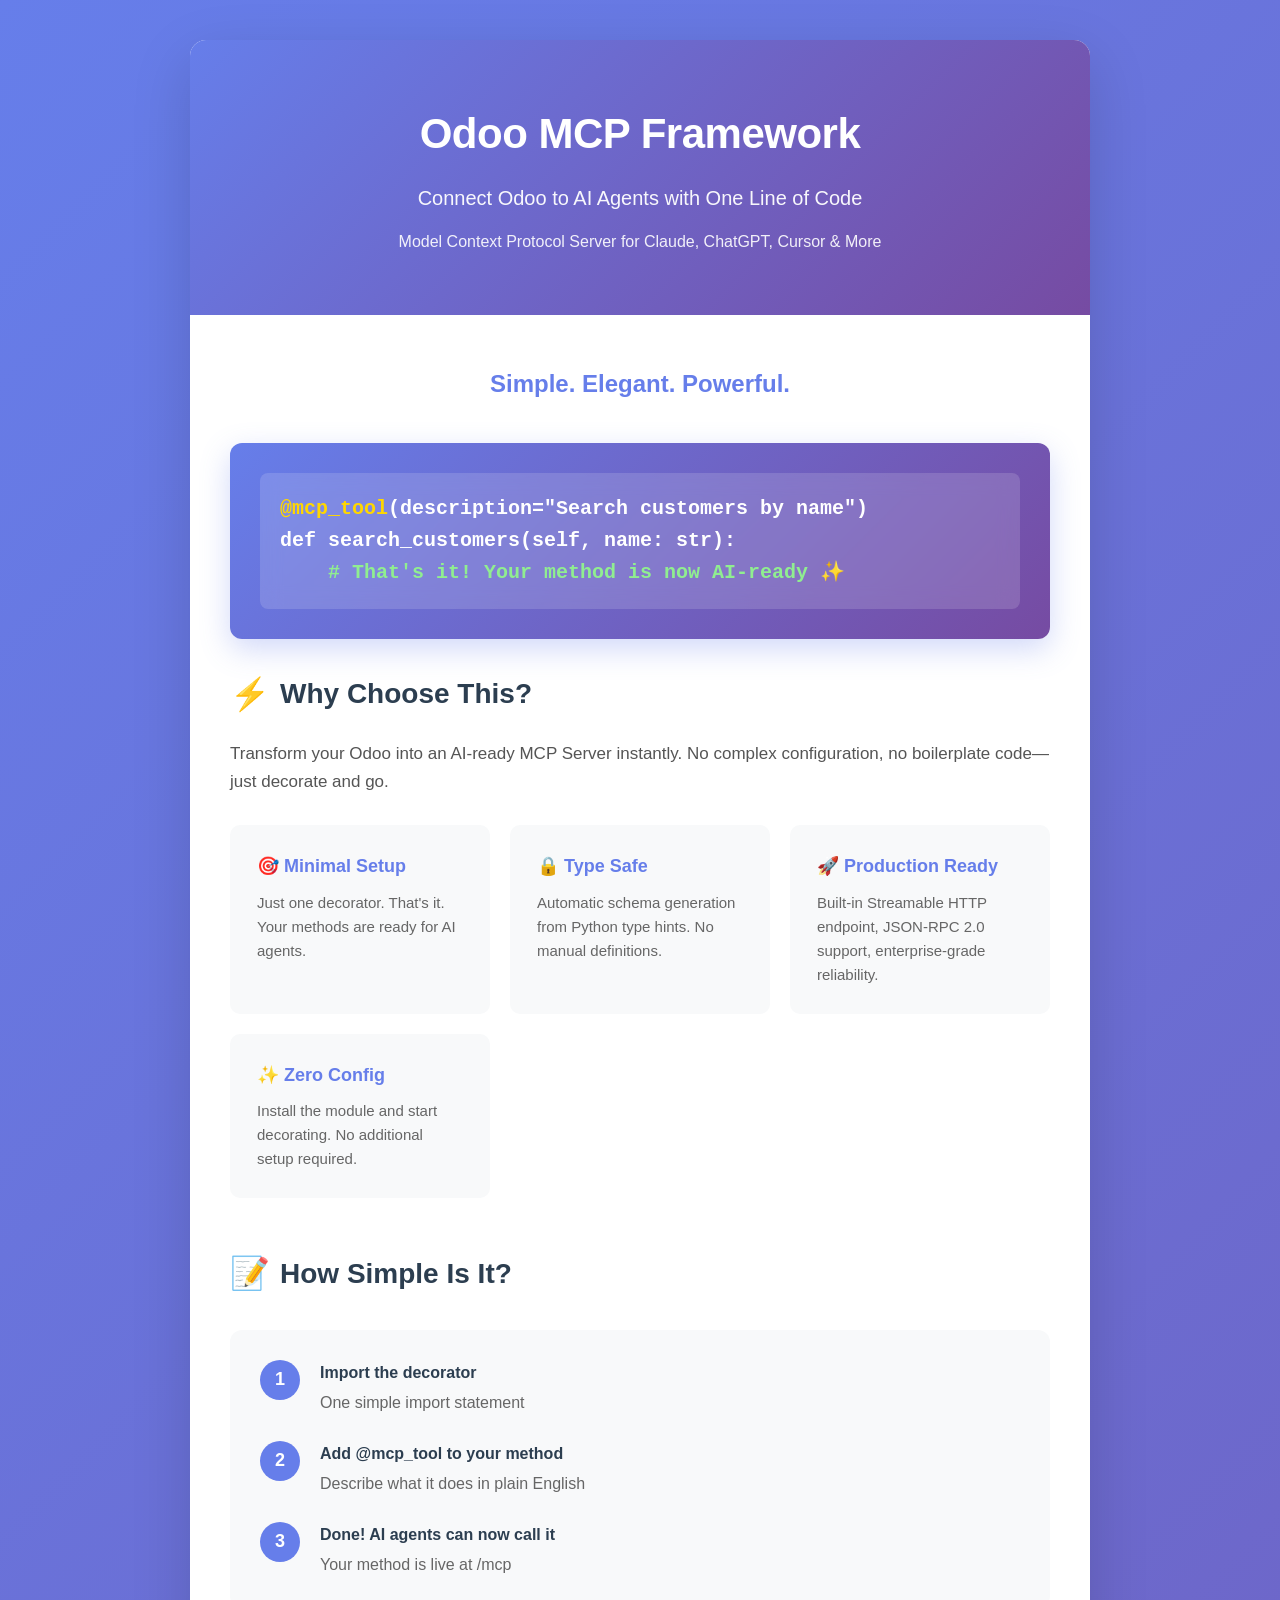
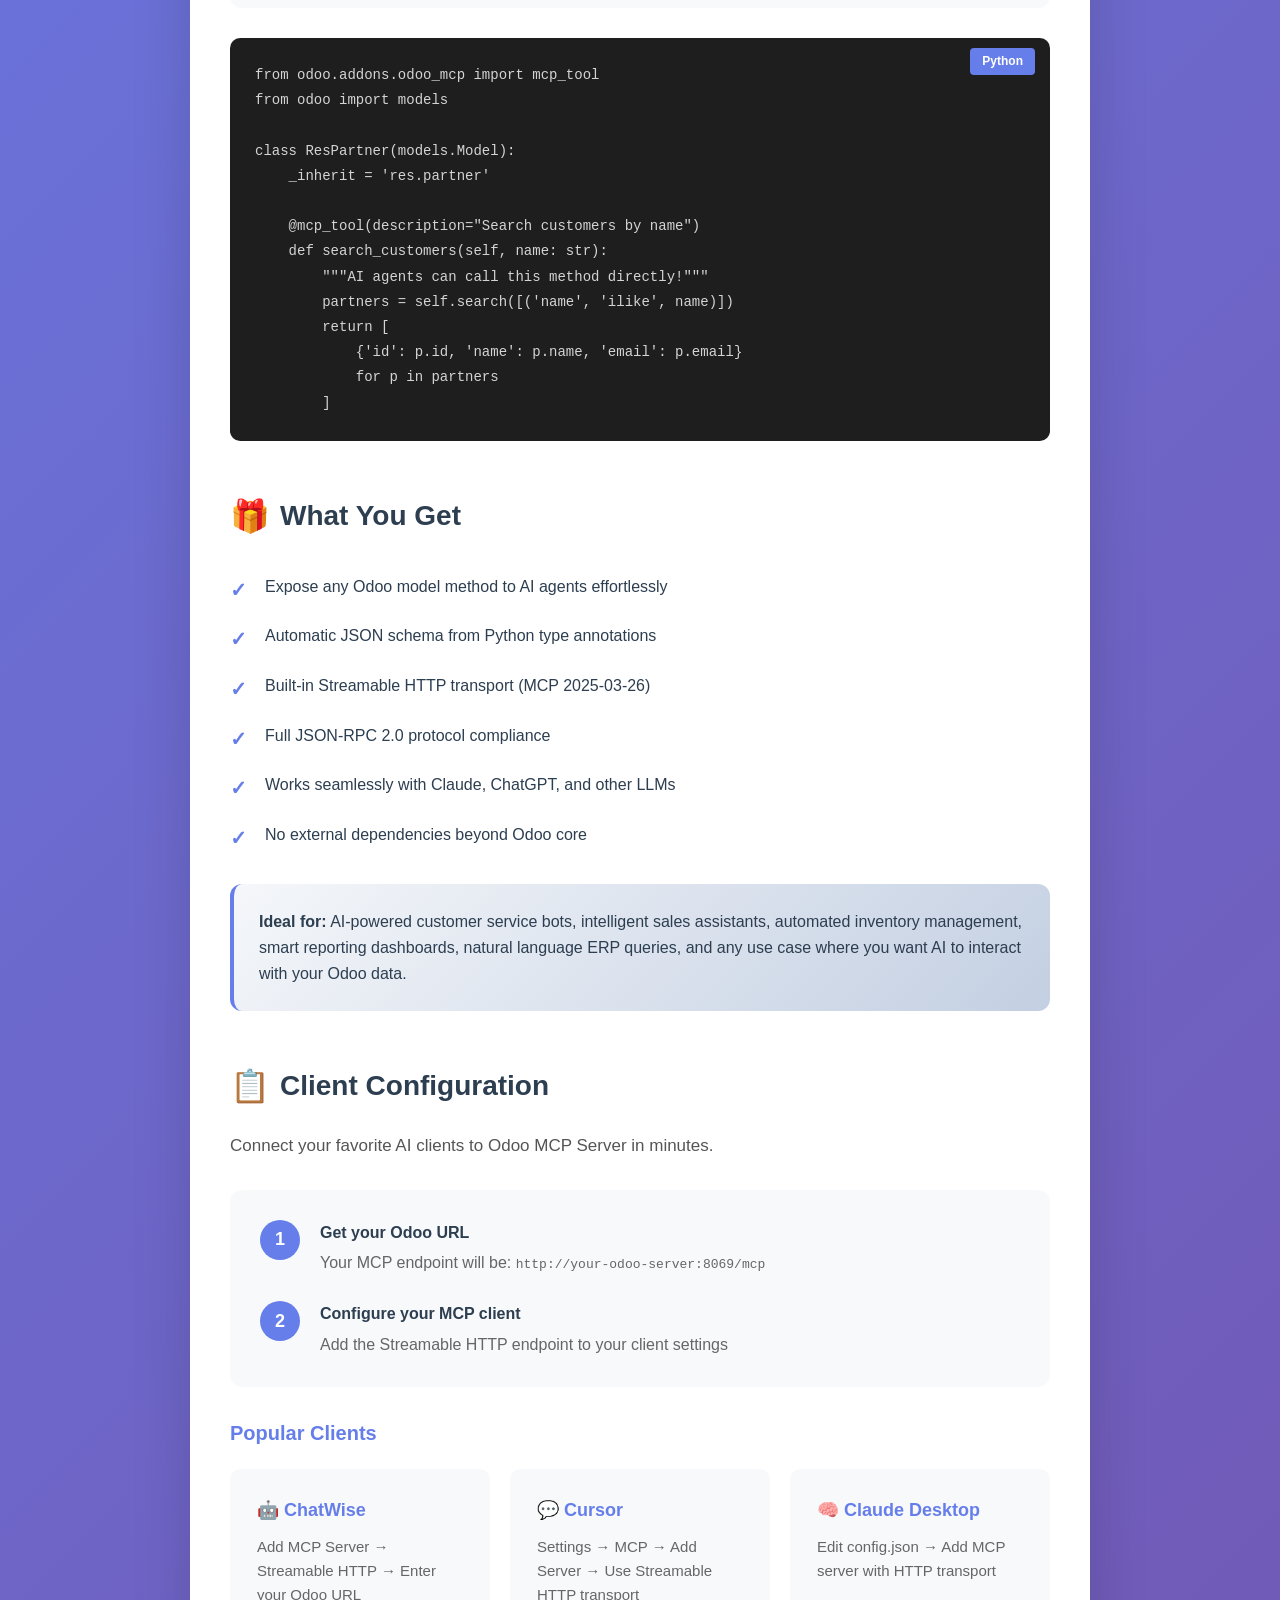
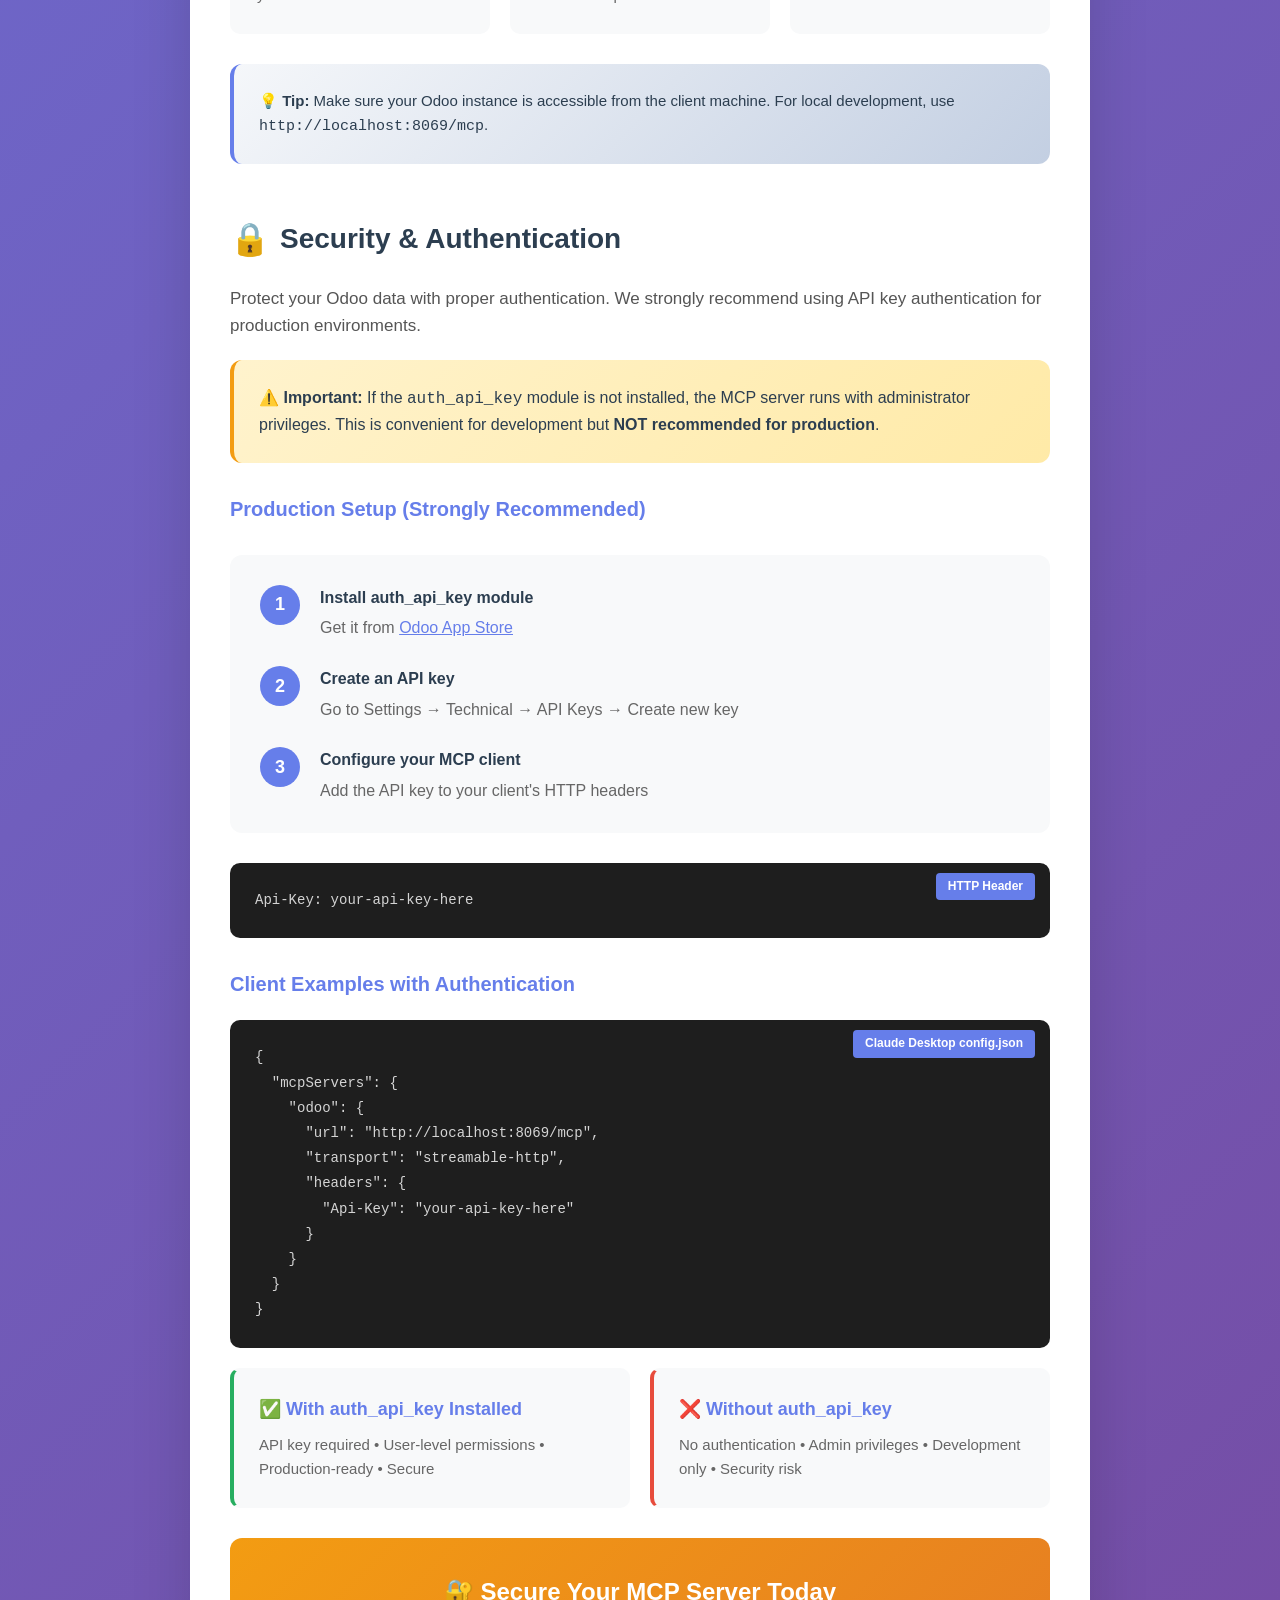
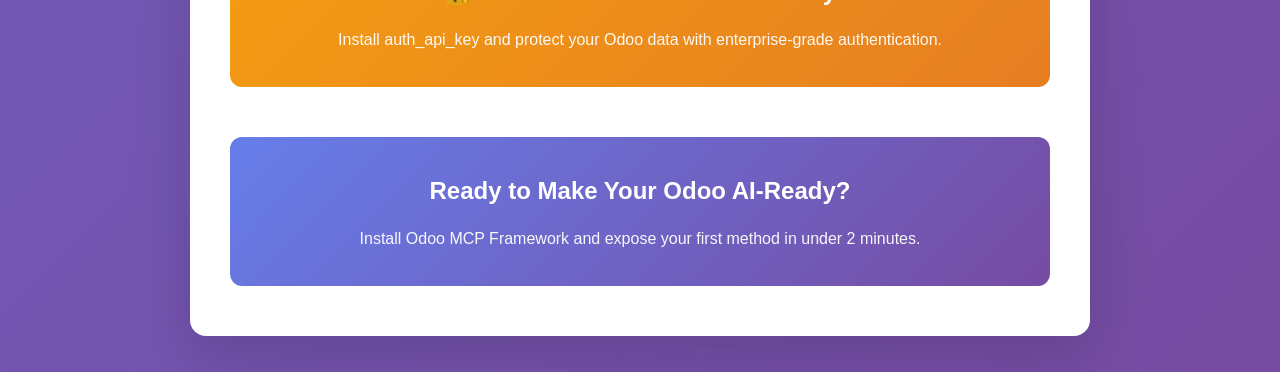
<file: odoo_mcp/static/description/index.html>
<!DOCTYPE html>
<html lang="en">
<head>
    <meta charset="UTF-8">
    <meta name="viewport" content="width=device-width, initial-scale=1.0">
    <title>Odoo MCP Framework - Connect AI Agents to Odoo ERP | Model Context Protocol Server</title>
    <meta name="description" content="Transform Odoo into an AI-ready MCP Server with one decorator. Enable seamless integration with Claude, ChatGPT, Cursor and other AI agents. Zero configuration required.">
    <meta name="keywords" content="odoo mcp, model context protocol, odoo ai integration, claude odoo, chatgpt odoo, cursor odoo, llm integration, odoo ai agent, erp ai connector, odoo automation, artificial intelligence odoo, odoo chatbot">
    <meta name="author" content="Chris">
    <meta name="robots" content="index, follow">
    
    <!-- Open Graph / Social Media -->
    <meta property="og:type" content="website">
    <meta property="og:title" content="Odoo MCP Framework - AI Integration for Odoo ERP">
    <meta property="og:description" content="Connect Odoo to AI Agents with One Line of Code. Implement Model Context Protocol for seamless LLM integration.">
    <meta property="og:url" content="https://github.com/chrisking94/odoo_addons/tree/main/odoo_mcp">
    
    <!-- Twitter Card -->
    <meta name="twitter:card" content="summary_large_image">
    <meta name="twitter:title" content="Odoo MCP Framework - AI Integration Made Simple">
    <meta name="twitter:description" content="Transform your Odoo into an AI-ready MCP Server instantly. One decorator, zero config.">
    <style>
        * {
            margin: 0;
            padding: 0;
            box-sizing: border-box;
        }
        
        body {
            font-family: -apple-system, BlinkMacSystemFont, 'Segoe UI', Roboto, 'Helvetica Neue', Arial, sans-serif;
            line-height: 1.6;
            color: #2c3e50;
            background: linear-gradient(135deg, #667eea 0%, #764ba2 100%);
            min-height: 100vh;
            padding: 40px 20px;
        }
        
        .container {
            max-width: 900px;
            margin: 0 auto;
            background: white;
            border-radius: 16px;
            box-shadow: 0 20px 60px rgba(0,0,0,0.15);
            overflow: hidden;
        }
        
        .hero {
            background: linear-gradient(135deg, #667eea 0%, #764ba2 100%);
            color: white;
            padding: 60px 40px;
            text-align: center;
        }
        
        .hero h1 {
            font-size: 42px;
            font-weight: 700;
            margin-bottom: 15px;
            letter-spacing: -0.5px;
        }
        
        .hero p {
            font-size: 20px;
            opacity: 0.95;
            max-width: 600px;
            margin: 0 auto;
        }
        
        .content {
            padding: 50px 40px;
        }
        
        .tagline {
            text-align: center;
            font-size: 24px;
            color: #667eea;
            font-weight: 600;
            margin-bottom: 40px;
        }
        
        .section {
            margin-bottom: 50px;
        }
        
        h2 {
            color: #2c3e50;
            font-size: 28px;
            font-weight: 600;
            margin-bottom: 20px;
            display: flex;
            align-items: center;
            gap: 10px;
        }
        
        h2 .icon {
            font-size: 32px;
        }
        
        .highlight-box {
            background: linear-gradient(135deg, #f5f7fa 0%, #c3cfe2 100%);
            padding: 25px;
            border-radius: 12px;
            margin: 20px 0;
            border-left: 4px solid #667eea;
        }
        
        .code-example {
            background: #1e1e1e;
            color: #d4d4d4;
            padding: 25px;
            border-radius: 10px;
            overflow-x: auto;
            margin: 20px 0;
            position: relative;
        }
        
        .code-example code {
            font-family: 'Consolas', 'Monaco', 'Courier New', monospace;
            font-size: 14px;
            line-height: 1.8;
            white-space: pre;
            display: block;
        }
        
        .code-label {
            position: absolute;
            top: 10px;
            right: 15px;
            background: #667eea;
            color: white;
            padding: 4px 12px;
            border-radius: 4px;
            font-size: 12px;
            font-weight: 600;
        }
        
        .feature-grid {
            display: grid;
            grid-template-columns: repeat(auto-fit, minmax(250px, 1fr));
            gap: 20px;
            margin: 30px 0;
        }
        
        .feature-card {
            background: #f8f9fa;
            padding: 25px;
            border-radius: 10px;
            border: 2px solid transparent;
            transition: all 0.3s ease;
        }
        
        .feature-card:hover {
            border-color: #667eea;
            transform: translateY(-2px);
            box-shadow: 0 5px 15px rgba(102, 126, 234, 0.1);
        }
        
        .feature-card h3 {
            color: #667eea;
            font-size: 18px;
            margin-bottom: 10px;
        }
        
        .feature-card p {
            color: #666;
            font-size: 15px;
        }
        
        .simple-steps {
            background: #f8f9fa;
            padding: 30px;
            border-radius: 12px;
            margin: 30px 0;
        }
        
        .step {
            display: flex;
            gap: 20px;
            margin-bottom: 25px;
            align-items: flex-start;
        }
        
        .step:last-child {
            margin-bottom: 0;
        }
        
        .step-number {
            background: #667eea;
            color: white;
            width: 40px;
            height: 40px;
            border-radius: 50%;
            display: flex;
            align-items: center;
            justify-content: center;
            font-weight: 700;
            font-size: 18px;
            flex-shrink: 0;
        }
        
        .step-content {
            flex: 1;
        }
        
        .step-content strong {
            color: #2c3e50;
            font-size: 16px;
            display: block;
            margin-bottom: 5px;
        }
        
        .step-content p {
            color: #666;
            margin: 0;
        }
        
        .import-highlight {
            background: linear-gradient(135deg, #667eea 0%, #764ba2 100%);
            padding: 30px;
            border-radius: 12px;
            text-align: center;
            margin: 30px 0;
            box-shadow: 0 10px 30px rgba(102, 126, 234, 0.3);
        }
        
        .import-highlight code {
            font-size: 20px;
            color: white;
            font-weight: 700;
            font-family: 'Consolas', 'Monaco', monospace;
            white-space: pre;
            display: block;
            text-align: left;
            background: rgba(255, 255, 255, 0.15);
            padding: 20px;
            border-radius: 8px;
            backdrop-filter: blur(10px);
        }
        
        .cta-box {
            background: linear-gradient(135deg, #667eea 0%, #764ba2 100%);
            color: white;
            padding: 35px;
            border-radius: 12px;
            text-align: center;
            margin-top: 40px;
        }
        
        .cta-box h3 {
            font-size: 24px;
            margin-bottom: 15px;
        }
        
        .cta-box p {
            font-size: 16px;
            opacity: 0.95;
        }
        
        ul {
            list-style: none;
            padding: 0;
        }
        
        ul li {
            padding: 12px 0;
            padding-left: 35px;
            position: relative;
            font-size: 16px;
        }
        
        ul li:before {
            content: "✓";
            position: absolute;
            left: 0;
            color: #667eea;
            font-weight: bold;
            font-size: 20px;
        }
        
        @media (max-width: 768px) {
            .hero h1 {
                font-size: 32px;
            }
            
            .hero p {
                font-size: 18px;
            }
            
            .content {
                padding: 30px 25px;
            }
            
            .feature-grid {
                grid-template-columns: 1fr;
            }
        }
    </style>
</head>
<body>
    <div class="container">
        <div class="hero">
            <h1>Odoo MCP Framework</h1>
            <p>Connect Odoo to AI Agents with One Line of Code</p>
            <p style="font-size: 16px; margin-top: 15px; opacity: 0.9;">Model Context Protocol Server for Claude, ChatGPT, Cursor & More</p>
        </div>
        
        <div class="content">
            <div class="tagline">Simple. Elegant. Powerful.</div>
            
            <div class="import-highlight">
                <code><span style="color: #ffd700;">@mcp_tool</span>(description="Search customers by name")
def search_customers(self, name: str):
    <span style="color: #90EE90;"># That's it! Your method is now AI-ready ✨</span></code>
            </div>
            
            <div class="section">
                <h2><span class="icon">⚡</span> Why Choose This?</h2>
                <p style="font-size: 17px; color: #555; margin-bottom: 20px;">
                    Transform your Odoo into an AI-ready MCP Server instantly. No complex configuration, no boilerplate code—just decorate and go.
                </p>
                
                <div class="feature-grid">
                    <div class="feature-card">
                        <h3>🎯 Minimal Setup</h3>
                        <p>Just one decorator. That's it. Your methods are ready for AI agents.</p>
                    </div>
                    
                    <div class="feature-card">
                        <h3>🔒 Type Safe</h3>
                        <p>Automatic schema generation from Python type hints. No manual definitions.</p>
                    </div>
                    
                    <div class="feature-card">
                        <h3>🚀 Production Ready</h3>
                        <p>Built-in Streamable HTTP endpoint, JSON-RPC 2.0 support, enterprise-grade reliability.</p>
                    </div>
                    
                    <div class="feature-card">
                        <h3>✨ Zero Config</h3>
                        <p>Install the module and start decorating. No additional setup required.</p>
                    </div>
                </div>
            </div>
            
            <div class="section">
                <h2><span class="icon">📝</span> How Simple Is It?</h2>
                
                <div class="simple-steps">
                    <div class="step">
                        <div class="step-number">1</div>
                        <div class="step-content">
                            <strong>Import the decorator</strong>
                            <p>One simple import statement</p>
                        </div>
                    </div>
                    
                    <div class="step">
                        <div class="step-number">2</div>
                        <div class="step-content">
                            <strong>Add @mcp_tool to your method</strong>
                            <p>Describe what it does in plain English</p>
                        </div>
                    </div>
                    
                    <div class="step">
                        <div class="step-number">3</div>
                        <div class="step-content">
                            <strong>Done! AI agents can now call it</strong>
                            <p>Your method is live at /mcp</p>
                        </div>
                    </div>
                </div>
                
                <div class="code-example">
                    <div class="code-label">Python</div>
<code>from odoo.addons.odoo_mcp import mcp_tool
from odoo import models

class ResPartner(models.Model):
    _inherit = 'res.partner'

    @mcp_tool(description="Search customers by name")
    def search_customers(self, name: str):
        """AI agents can call this method directly!"""
        partners = self.search([('name', 'ilike', name)])
        return [
            {'id': p.id, 'name': p.name, 'email': p.email}
            for p in partners
        ]</code>
                </div>
            </div>
            
            <div class="section">
                <h2><span class="icon">🎁</span> What You Get</h2>
                <ul>
                    <li>Expose any Odoo model method to AI agents effortlessly</li>
                    <li>Automatic JSON schema from Python type annotations</li>
                    <li>Built-in Streamable HTTP transport (MCP 2025-03-26)</li>
                    <li>Full JSON-RPC 2.0 protocol compliance</li>
                    <li>Works seamlessly with Claude, ChatGPT, and other LLMs</li>
                    <li>No external dependencies beyond Odoo core</li>
                </ul>
                
                <div class="highlight-box" style="margin-top: 25px;">
                    <p style="margin: 0; font-size: 16px;">
                        <strong>Ideal for:</strong> AI-powered customer service bots, intelligent sales assistants, 
                        automated inventory management, smart reporting dashboards, natural language ERP queries, 
                        and any use case where you want AI to interact with your Odoo data.
                    </p>
                </div>
            </div>
            
            <div class="section">
                <h2><span class="icon">📋</span> Client Configuration</h2>
                <p style="font-size: 17px; color: #555; margin-bottom: 20px;">
                    Connect your favorite AI clients to Odoo MCP Server in minutes.
                </p>
                
                <div class="simple-steps">
                    <div class="step">
                        <div class="step-number">1</div>
                        <div class="step-content">
                            <strong>Get your Odoo URL</strong>
                            <p>Your MCP endpoint will be: <code>http://your-odoo-server:8069/mcp</code></p>
                        </div>
                    </div>
                    
                    <div class="step">
                        <div class="step-number">2</div>
                        <div class="step-content">
                            <strong>Configure your MCP client</strong>
                            <p>Add the Streamable HTTP endpoint to your client settings</p>
                        </div>
                    </div>
                </div>
                
                <h3 style="margin-top: 30px; color: #667eea; font-size: 20px;">Popular Clients</h3>
                
                <div class="feature-grid" style="margin-top: 20px;">
                    <div class="feature-card">
                        <h3>🤖 ChatWise</h3>
                        <p>Add MCP Server → Streamable HTTP → Enter your Odoo URL</p>
                    </div>
                    
                    <div class="feature-card">
                        <h3>💬 Cursor</h3>
                        <p>Settings → MCP → Add Server → Use Streamable HTTP transport</p>
                    </div>
                    
                    <div class="feature-card">
                        <h3>🧠 Claude Desktop</h3>
                        <p>Edit config.json → Add MCP server with HTTP transport</p>
                    </div>
                </div>
                
                <div class="highlight-box" style="margin-top: 20px;">
                    <p style="margin: 0; font-size: 15px;">
                        <strong>💡 Tip:</strong> Make sure your Odoo instance is accessible from the client machine. 
                        For local development, use <code>http://localhost:8069/mcp</code>.
                    </p>
                </div>
            </div>
            
            <div class="section">
                <h2><span class="icon">🔒</span> Security & Authentication</h2>
                <p style="font-size: 17px; color: #555; margin-bottom: 20px;">
                    Protect your Odoo data with proper authentication. We strongly recommend using API key authentication for production environments.
                </p>

                <div class="highlight-box" style="background: linear-gradient(135deg, #fff3cd 0%, #ffeaa7 100%); border-left-color: #f39c12;">
                    <p style="margin: 0; font-size: 16px;">
                        <strong>⚠️ Important:</strong> If the <code>auth_api_key</code> module is not installed, the MCP server runs with administrator privileges.
                        This is convenient for development but <strong>NOT recommended for production</strong>.
                    </p>
                </div>

                <h3 style="margin-top: 30px; color: #667eea; font-size: 20px;">Production Setup (Strongly Recommended)</h3>

                <div class="simple-steps">
                    <div class="step">
                        <div class="step-number">1</div>
                        <div class="step-content">
                            <strong>Install auth_api_key module</strong>
                            <p>Get it from <a href="https://apps.odoo.com/apps/modules/browse?search=auth_api_key" target="_blank" style="color: #667eea;">Odoo App Store</a></p>
                        </div>
                    </div>

                    <div class="step">
                        <div class="step-number">2</div>
                        <div class="step-content">
                            <strong>Create an API key</strong>
                            <p>Go to Settings → Technical → API Keys → Create new key</p>
                        </div>
                    </div>

                    <div class="step">
                        <div class="step-number">3</div>
                        <div class="step-content">
                            <strong>Configure your MCP client</strong>
                            <p>Add the API key to your client's HTTP headers</p>
                        </div>
                    </div>
                </div>

                <div class="code-example" style="margin-top: 20px;">
                    <div class="code-label">HTTP Header</div>
<code>Api-Key: your-api-key-here</code>
                </div>

                <h3 style="margin-top: 30px; color: #667eea; font-size: 20px;">Client Examples with Authentication</h3>

                <div class="code-example">
                    <div class="code-label">Claude Desktop config.json</div>
<code>{
  "mcpServers": {
    "odoo": {
      "url": "http://localhost:8069/mcp",
      "transport": "streamable-http",
      "headers": {
        "Api-Key": "your-api-key-here"
      }
    }
  }
}</code>
                </div>

                <div class="feature-grid" style="margin-top: 20px;">
                    <div class="feature-card" style="border-left: 4px solid #27ae60;">
                        <h3>✅ With auth_api_key Installed</h3>
                        <p>API key required • User-level permissions • Production-ready • Secure</p>
                    </div>

                    <div class="feature-card" style="border-left: 4px solid #e74c3c;">
                        <h3>❌ Without auth_api_key</h3>
                        <p>No authentication • Admin privileges • Development only • Security risk</p>
                    </div>
                </div>

                <div class="cta-box" style="margin-top: 30px; background: linear-gradient(135deg, #f39c12 0%, #e67e22 100%);">
                    <h3>🔐 Secure Your MCP Server Today</h3>
                    <p>Install auth_api_key and protect your Odoo data with enterprise-grade authentication.</p>
                </div>
            </div>

            <div class="cta-box">
                <h3>Ready to Make Your Odoo AI-Ready?</h3>
                <p>Install Odoo MCP Framework and expose your first method in under 2 minutes.</p>
            </div>
        </div>
    </div>
</body>
</html>
</file>
